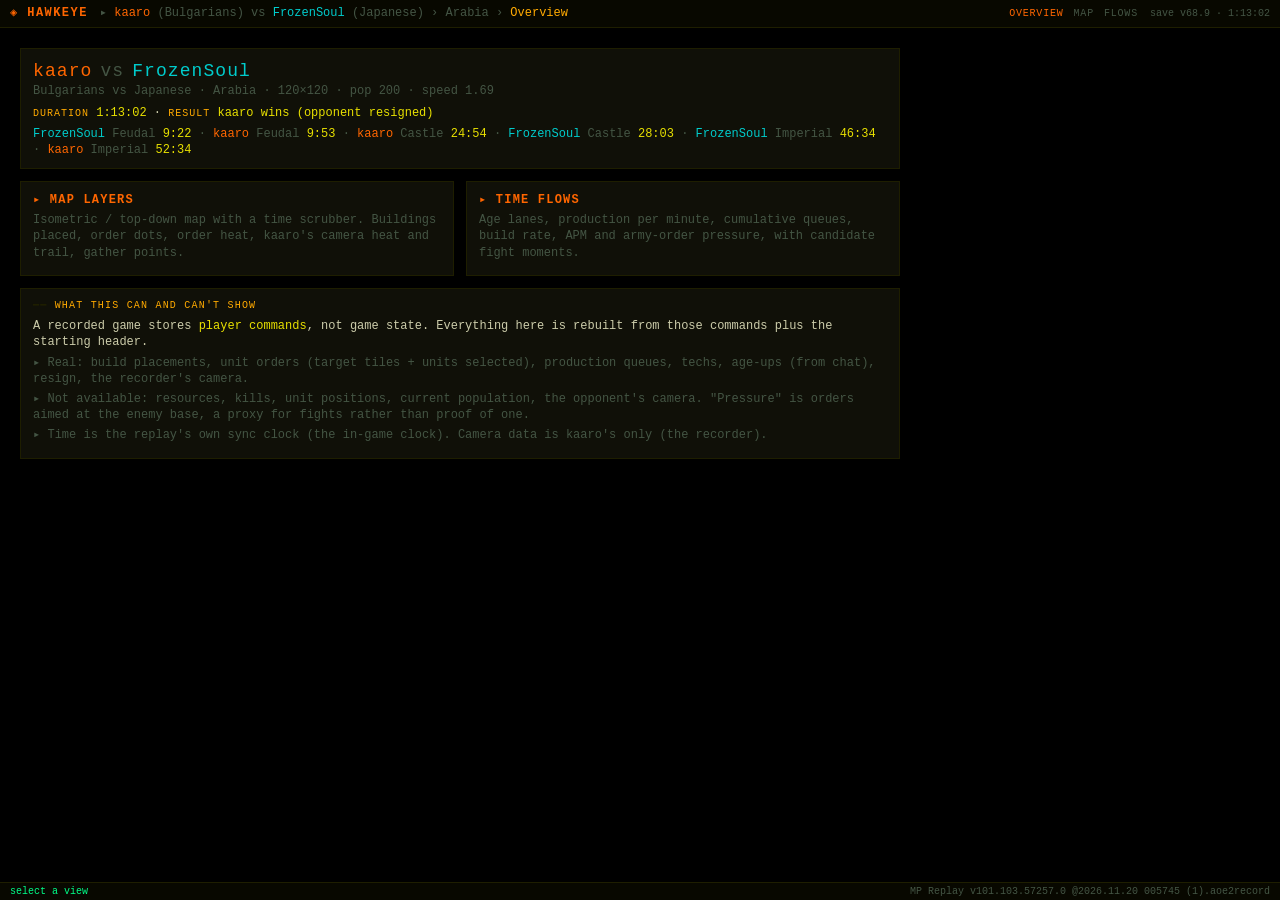
<file: index.html>
<!doctype html>
<html lang="en">
<head>
<meta charset="utf-8">
<meta name="viewport" content="width=device-width, initial-scale=1">
<title>Hawkeye — Overview</title>
<meta name="description" content="Hawkeye: a top-down, time-scrubbed review of an Age of Empires II DE recorded game, rebuilt from the replay's commands.">
<meta property="og:title" content="Hawkeye — AoE2 game review">
<meta property="og:description" content="Isometric map layers, time-flow charts and key moments from an AoE2 DE replay.">
<meta property="og:image" content="https://karx.github.io/aoe2-game-parser/docs/map.png">
<meta property="og:type" content="website">
<meta name="twitter:card" content="summary_large_image">
<link rel="stylesheet" href="assets/common.css">
<style>
  #shell { grid-template-rows: 28px 1fr 18px; }
  #wrap { overflow-y: auto; padding: 20px; max-width: 920px; }
  .card { border: 1px solid var(--border); background: var(--card); padding: 10px 12px; margin-bottom: 12px; }
  .big { font-size: 18px; letter-spacing: .06em; }
  .vs { color: var(--dim); padding: 0 8px; }
  .cols { display: grid; grid-template-columns: 1fr 1fr; gap: 12px; }
  .go { display: block; border: 1px solid var(--border); background: var(--card); padding: 10px 12px; }
  .go:hover { border-color: var(--orange); }
  .go b { color: var(--orange); letter-spacing: .1em; text-transform: uppercase; font-weight: 700; }
  p { margin: 4px 0; }
  @media (max-width: 640px) { .cols { grid-template-columns: 1fr; } }
</style>
</head>
<body>
<div id="shell">
  <header id="top"></header>
  <div id="wrap">
    <div class="card" id="match"></div>
    <div class="cols">
      <a class="go" href="map.html"><b>▸ Map layers</b><p class="dim">Isometric / top-down map with a time scrubber. Buildings placed, order dots, order heat, kaaro's camera heat and trail, gather points.</p></a>
      <a class="go" href="flows.html"><b>▸ Time flows</b><p class="dim">Age lanes, production per minute, cumulative queues, build rate, APM and army-order pressure, with candidate fight moments.</p></a>
    </div>
    <div class="card" style="margin-top:12px">
      <h2>What this can and can't show</h2>
      <p>A recorded game stores <span class="val">player commands</span>, not game state. Everything here is rebuilt from those commands plus the starting header.</p>
      <p class="dim">▸ Real: build placements, unit orders (target tiles + units selected), production queues, techs, age-ups (from chat), resign, the recorder's camera.</p>
      <p class="dim">▸ Not available: resources, kills, unit positions, current population, the opponent's camera. "Pressure" is orders aimed at the enemy base, a proxy for fights rather than proof of one.</p>
      <p class="dim">▸ Time is the replay's own sync clock (the in-game clock). Camera data is kaaro's only (the recorder).</p>
    </div>
  </div>
  <footer id="status"></footer>
</div>
<script src="data/match.js"></script>
<script src="assets/common.js"></script>
<script>
  const { M, PN, fmt, winner, tag } = K;
  K.chrome('Overview');
  const w = winner();
  document.getElementById('match').innerHTML =
    `<div class="big">${tag(1)}<span class="vs">vs</span>${tag(2)}</div>` +
    `<div class="dim">${PN[1].civ} vs ${PN[2].civ} · ${M.map.name} · ${M.dim}×${M.dim} · pop ${M.pop} · speed ${M.speed.toFixed(2)}</div>` +
    `<div style="margin-top:6px"><span class="lbl">duration</span> <span class="val">${fmt(M.duration)}</span> · <span class="lbl">result</span> <span class="val">${w ? K.pname(w) + ' wins (opponent resigned)' : 'unknown'}</span></div>` +
    `<div class="dim" style="margin-top:4px">` + M.ages.slice().sort((a, b) => a.t - b.t).map(a => `${tag(a.p)} ${a.age} <span class="val">${fmt(a.t)}</span>`).join(' · ') + `</div>`;
  K.boot(K.bootLines('overview'), () => K.status('select a view', M.file));
</script>
</body>
</html>
</file>
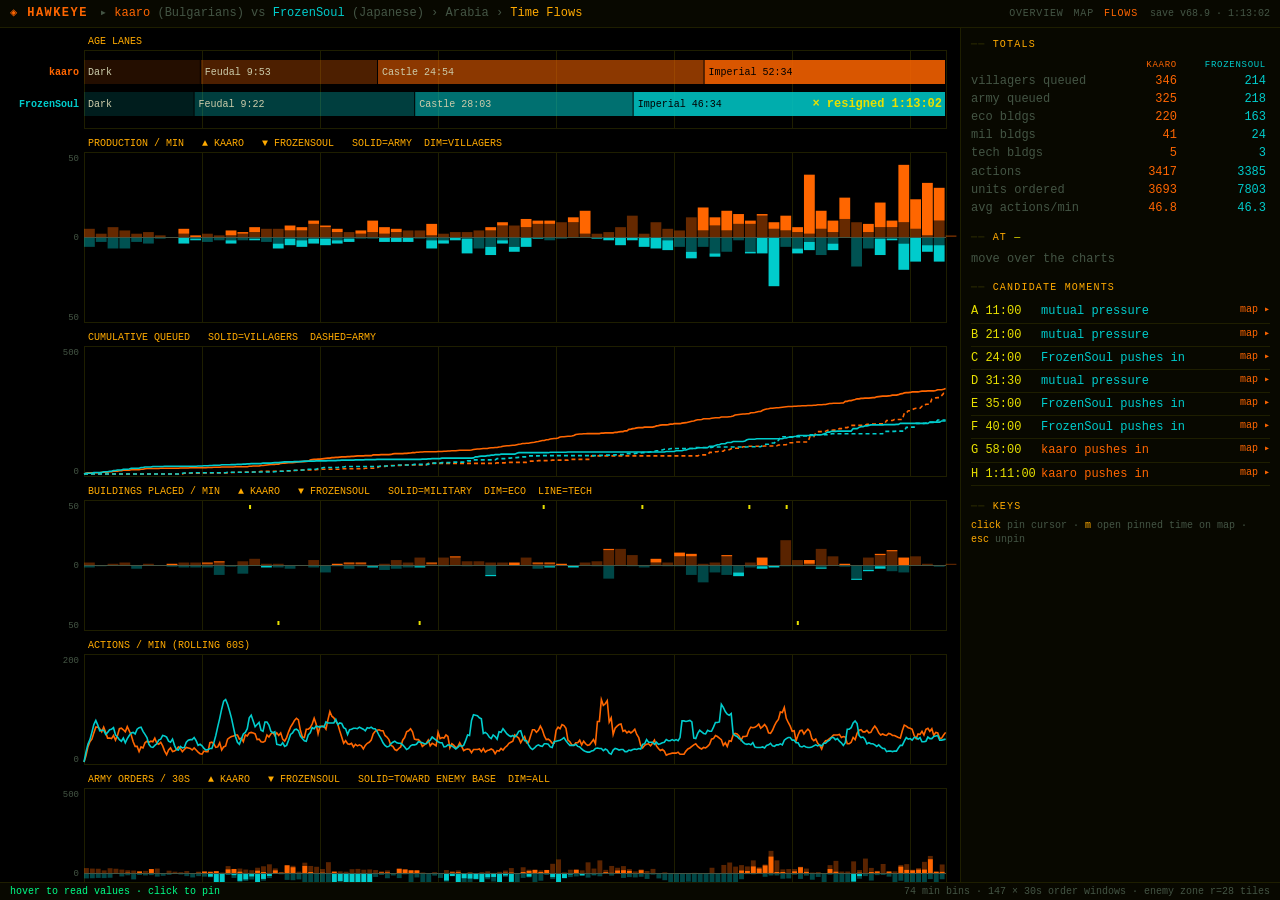
<file: flows.html>
<!doctype html>
<html lang="en">
<head>
<meta charset="utf-8">
<meta name="viewport" content="width=device-width, initial-scale=1">
<title>Hawkeye — Time Flows</title>
<link rel="stylesheet" href="assets/common.css">
<style>
  #shell { grid-template-rows: 28px 1fr 18px; }
  #main { display: grid; grid-template-columns: 1fr 320px; min-height: 0; }
  #chartwrap { position: relative; overflow-y: auto; min-height: 0; }
  #cv { display: block; width: 100%; }
  .mom { display: grid; grid-template-columns: 64px 1fr auto; gap: 6px; white-space: nowrap; padding: 3px 0; border-bottom: 1px solid var(--border); cursor: pointer; }
  .mom:hover { background: var(--card); }
  .mom .t { color: var(--yellow); }
  .link { font-size: 10px; }
</style>
</head>
<body>
<div id="shell">
  <header id="top"></header>
  <main id="main">
    <div id="chartwrap"><canvas id="cv"></canvas></div>
    <aside class="panel">
      <section><h2>Totals</h2><div id="totals"></div></section>
      <section><h2>At <span class="val" id="rdT">—</span> <span class="dim" id="pin"></span></h2><div id="readout" class="dim">move over the charts</div></section>
      <section><h2>Candidate moments</h2><div id="moments"></div></section>
      <section><h2>Keys</h2><div class="dim" style="font-size:10px"><kbd>click</kbd> pin cursor · <kbd>m</kbd> open pinned time on map · <kbd>esc</kbd> unpin</div></section>
    </aside>
  </main>
  <footer id="status"></footer>
</div>

<script src="data/match.js"></script>
<script src="assets/common.js"></script>
<script>
(() => {
  const { M, COL, PCOL, PN, byP, fmt, upper, ageAt, OPP, ORDER_KINDS } = K;
  K.chrome('Time Flows');
  const D = M.duration, BIN = 60000, NB = Math.ceil(D / BIN), B30 = 30000, N30 = Math.ceil(D / B30);
  const ZONE = 28;   // tiles: an order "toward the enemy" lands within this radius of the enemy start
  const start = p => PN[p].start;

  /* ---------- derive series ---------- */
  const Z = () => new Float32Array(NB), Z3 = () => new Float32Array(N30);
  const prod = { 1: { vil: Z(), mil: Z() }, 2: { vil: Z(), mil: Z() } };
  const bld = { 1: { eco: Z(), mil: Z(), tech: Z() }, 2: { eco: Z(), mil: Z(), tech: Z() } };
  const ord = { 1: Z3(), 2: Z3() }, prs = { 1: Z3(), 2: Z3() };
  const tot = { 1: { vil: 0, army: 0, eco: 0, mil: 0, tech: 0, acts: 0, orders: 0 }, 2: { vil: 0, army: 0, eco: 0, mil: 0, tech: 0, acts: 0, orders: 0 } };
  [1, 2].forEach(p => byP[p].forEach(e => {
    const b = Math.min(NB - 1, Math.floor(e.t / BIN)), b3 = Math.min(N30 - 1, Math.floor(e.t / B30));
    tot[p].acts++;
    if (e.k === 'DE_QUEUE') { if (e.c === 'vil') { prod[p].vil[b] += e.n; tot[p].vil += e.n; } else if (e.c === 'mil') { prod[p].mil[b] += e.n; tot[p].army += e.n; } }
    else if (e.k === 'BUILD') { const c = e.c === 'other' ? 'eco' : e.c; bld[p][c][b]++; tot[p][c]++; }
    else if (ORDER_KINDS.has(e.k) && e.x !== undefined) {
      const n = Math.min(e.n || 1, 40); ord[p][b3] += n; tot[p].orders += n;
      const s = start(OPP(p)); if (Math.hypot(e.x - s[0], e.y - s[1]) <= ZONE) prs[p][b3] += n;
    }
  }));
  // sampled series every 10s: rolling APM, cumulative villagers/army
  const STEP = 10000, NS = Math.floor(D / STEP) + 1;
  const apm = { 1: new Float32Array(NS), 2: new Float32Array(NS) };
  const cum = { 1: { vil: new Float32Array(NS), army: new Float32Array(NS) }, 2: { vil: new Float32Array(NS), army: new Float32Array(NS) } };
  [1, 2].forEach(p => {
    const e = byP[p]; let vi = 0, ar = 0, idx = 0;
    for (let i = 0; i < NS; i++) {
      const t = i * STEP, hi = upper(e, t, 't'), lo = upper(e, t - 60000, 't');
      apm[p][i] = hi - lo;
      for (; idx < hi; idx++) { if (e[idx].k === 'DE_QUEUE') { if (e[idx].c === 'vil') vi += e[idx].n; else if (e[idx].c === 'mil') ar += e[idx].n; } }
      cum[p].vil[i] = vi; cum[p].army[i] = ar;
    }
  });

  // candidate moments: strongest 30s windows of army activity, separated by >= 150s
  function moments() {
    const sc = [];
    for (let i = 0; i < N30; i++) sc.push({ i, t: i * B30, s: ord[1][i] + ord[2][i] + 2 * (prs[1][i] + prs[2][i]) });
    const out = [];
    sc.sort((a, b) => b.s - a.s).forEach(c => { if (c.s > 0 && out.length < 8 && out.every(o => Math.abs(o.t - c.t) >= 150000)) out.push(c); });
    return out.sort((a, b) => a.t - b.t).map(c => {
      const a = prs[1][c.i], b = prs[2][c.i];
      let label;
      if (a > 0 && b > 0) label = 'mutual pressure';
      else if (a > b) label = `${PN[1].name} pushes in`;
      else if (b > a) label = `${PN[2].name} pushes in`;
      else label = ord[1][c.i] >= ord[2][c.i] ? `${PN[1].name} army activity` : `${PN[2].name} army activity`;
      return { ...c, label, who: a > b ? 1 : b > a ? 2 : (ord[1][c.i] >= ord[2][c.i] ? 1 : 2) };
    });
  }
  const MOM = moments();

  /* ---------- canvas layout ---------- */
  const cv = document.getElementById('cv'), ctx = cv.getContext('2d');
  const PADL = 84, PADR = 14, GAP = 24;
  const SECS = [
    { id: 'age', title: 'Age lanes', h: 78 },
    { id: 'prod', title: 'Production / min   ▲ ' + PN[1].name + '   ▼ ' + PN[2].name + '   solid=army  dim=villagers', h: 170 },
    { id: 'cum', title: 'Cumulative queued   solid=villagers  dashed=army', h: 130 },
    { id: 'bld', title: 'Buildings placed / min   ▲ ' + PN[1].name + '   ▼ ' + PN[2].name + '   solid=military  dim=eco  line=tech', h: 130 },
    { id: 'apm', title: 'Actions / min (rolling 60s)', h: 110 },
    { id: 'army', title: 'Army orders / 30s   ▲ ' + PN[1].name + '   ▼ ' + PN[2].name + '   solid=toward enemy base  dim=all', h: 170 },
  ];
  let W = 0, H = 0, dpr = 1;
  const S = { cur: null, pin: null };
  const X = t => PADL + (t / D) * (W - PADL - PADR);
  const T = x => Math.max(0, Math.min(D, ((x - PADL) / (W - PADL - PADR)) * D));
  function tops() { let y = 22; return SECS.map(s => { const o = y; y += s.h + GAP; return o; }); }
  function layout() {
    dpr = window.devicePixelRatio || 1; W = document.getElementById('chartwrap').clientWidth;
    H = tops()[SECS.length - 1] + SECS[SECS.length - 1].h + 34;
    cv.width = Math.round(W * dpr); cv.height = Math.round(H * dpr); cv.style.height = H + 'px'; draw();
  }
  const font = (px, w) => `${w || 400} ${px}px "IBM Plex Mono","Courier New",monospace`;
  const niceMax = v => { if (v <= 0) return 1; const p = Math.pow(10, Math.floor(Math.log10(v))), n = v / p; return (n <= 1 ? 1 : n <= 2 ? 2 : n <= 5 ? 5 : 10) * p; };

  function frameSec(s, top) {
    ctx.strokeStyle = COL.border; ctx.lineWidth = 1; ctx.strokeRect(PADL + 0.5, top + 0.5, W - PADL - PADR, s.h);
    ctx.fillStyle = COL.amber; ctx.font = font(10); ctx.textAlign = 'left'; ctx.fillText(s.title.toUpperCase(), PADL + 4, top - 6);
    // vertical gridlines every 10 minutes
    ctx.strokeStyle = COL.border;
    for (let m = 10; m * 60000 < D; m += 10) { const x = Math.round(X(m * 60000)) + 0.5; ctx.beginPath(); ctx.moveTo(x, top); ctx.lineTo(x, top + s.h); ctx.stroke(); }
  }
  function yAxis(top, h, max, mirrored) {
    ctx.fillStyle = COL.dim; ctx.font = font(9); ctx.textAlign = 'right';
    if (mirrored) { ctx.fillText(String(max), PADL - 5, top + 9); ctx.fillText('0', PADL - 5, top + h / 2 + 3); ctx.fillText(String(max), PADL - 5, top + h - 2); }
    else { ctx.fillText(String(max), PADL - 5, top + 9); ctx.fillText('0', PADL - 5, top + h - 2); }
  }
  function barsMirror(top, h, series /* [{p, arr, binMs, alpha, stackOn?}] */, max, binMs) {
    const mid = top + h / 2, half = h / 2 - 3, bw = Math.max(1, (X(binMs) - X(0)) - 1);
    series.forEach(s => {
      ctx.fillStyle = PCOL[s.p]; ctx.globalAlpha = s.alpha;
      s.arr.forEach((v, i) => {
        if (!v) return; const base = s.base ? s.base[i] : 0, a = (base / max) * half, b = ((base + v) / max) * half, x = X(i * binMs);
        const y0 = s.p === 1 ? mid - a : mid + a, y1 = s.p === 1 ? mid - b : mid + b;
        ctx.fillRect(x, Math.min(y0, y1), bw, Math.abs(y1 - y0));
      });
    }); ctx.globalAlpha = 1;
    ctx.strokeStyle = COL.dim; ctx.beginPath(); ctx.moveTo(PADL, Math.round(mid) + 0.5); ctx.lineTo(W - PADR, Math.round(mid) + 0.5); ctx.stroke();
  }
  function line(top, h, arr, color, max, dash) {
    ctx.strokeStyle = color; ctx.lineWidth = 1.6; ctx.setLineDash(dash || []); ctx.beginPath();
    arr.forEach((v, i) => { const x = X(i * STEP), y = top + h - 2 - (v / max) * (h - 6); i ? ctx.lineTo(x, y) : ctx.moveTo(x, y); });
    ctx.stroke(); ctx.setLineDash([]);
  }

  function drawAge(top) {
    const s = SECS[0], laneH = 24;
    [1, 2].forEach((p, li) => {
      const y = top + 10 + li * (laneH + 8);
      const pts = [{ t: 0, a: 'Dark' }].concat(M.ages.filter(a => a.p === p).sort((a, b) => a.t - b.t).map(a => ({ t: a.t, a: a.age })));
      const alpha = { Dark: 0.14, Feudal: 0.3, Castle: 0.55, Imperial: 0.85 };
      pts.forEach((c, i) => {
        const t1 = i + 1 < pts.length ? pts[i + 1].t : D, x0 = X(c.t), x1 = X(t1);
        ctx.fillStyle = PCOL[p]; ctx.globalAlpha = alpha[c.a]; ctx.fillRect(x0, y, x1 - x0 - 1, laneH); ctx.globalAlpha = 1;
        ctx.fillStyle = c.a === 'Imperial' ? COL.bg : COL.text; ctx.font = font(10); ctx.textAlign = 'left';
        ctx.fillText(`${c.a}${c.t ? ' ' + fmt(c.t) : ''}`, x0 + 4, y + 15);
      });
      ctx.fillStyle = PCOL[p]; ctx.font = font(10, 700); ctx.textAlign = 'right'; ctx.fillText(PN[p].name.slice(0, 10), PADL - 5, y + 15);
      const r = K.resignOf(p); if (r) { ctx.fillStyle = COL.yellow; ctx.font = font(12, 700); ctx.textAlign = 'right'; ctx.fillText('× resigned ' + fmt(r.t), X(r.t) - 4, y + 15); }
    });
  }
  function drawProd(top, h) {
    const max = niceMax(Math.max(...prod[1].vil.map((v, i) => v + prod[1].mil[i]), ...prod[2].vil.map((v, i) => v + prod[2].mil[i])));
    yAxis(top, h, max, true);
    barsMirror(top, h, [
      { p: 1, arr: prod[1].vil, alpha: 0.4 }, { p: 1, arr: prod[1].mil, alpha: 1, base: prod[1].vil },
      { p: 2, arr: prod[2].vil, alpha: 0.4 }, { p: 2, arr: prod[2].mil, alpha: 1, base: prod[2].vil },
    ], max, BIN);
  }
  function drawCum(top, h) {
    const max = niceMax(Math.max(cum[1].vil.at(-1), cum[2].vil.at(-1), cum[1].army.at(-1), cum[2].army.at(-1)));
    yAxis(top, h, max, false);
    [1, 2].forEach(p => { line(top, h, cum[p].vil, PCOL[p], max); line(top, h, cum[p].army, PCOL[p], max, [4, 3]); });
  }
  function drawBld(top, h) {
    const tt = p => bld[p].eco.map((v, i) => v + bld[p].mil[i] + bld[p].tech[i]);
    const max = niceMax(Math.max(...tt(1), ...tt(2)));
    yAxis(top, h, max, true);
    barsMirror(top, h, [
      { p: 1, arr: bld[1].eco, alpha: 0.35 }, { p: 1, arr: bld[1].mil, alpha: 1, base: bld[1].eco },
      { p: 2, arr: bld[2].eco, alpha: 0.35 }, { p: 2, arr: bld[2].mil, alpha: 1, base: bld[2].eco },
    ], max, BIN);
    // tech/TC placements as small ticks on the baseline
    [1, 2].forEach(p => { ctx.fillStyle = COL.yellow; byP[p].forEach(e => { if (e.k === 'BUILD' && e.c === 'tech') { const x = X(e.t), mid = top + h / 2, d = p === 1 ? -1 : 1; ctx.fillRect(x - 1, mid + d * (h / 2 - 7) - 2, 2, 4); } }); });
  }
  function drawApm(top, h) {
    const max = niceMax(Math.max(...apm[1], ...apm[2])); yAxis(top, h, max, false);
    [1, 2].forEach(p => line(top, h, apm[p], PCOL[p], max));
  }
  function drawArmy(top, h) {
    const max = niceMax(Math.max(...ord[1], ...ord[2])); yAxis(top, h, max, true);
    barsMirror(top, h, [{ p: 1, arr: ord[1], alpha: 0.35 }, { p: 1, arr: prs[1], alpha: 1 }, { p: 2, arr: ord[2], alpha: 0.35 }, { p: 2, arr: prs[2], alpha: 1 }], max, B30);
    MOM.forEach((m, i) => { ctx.fillStyle = COL.yellow; ctx.font = font(9, 700); ctx.textAlign = 'center'; ctx.fillText(String.fromCharCode(65 + i), X(m.t + B30 / 2), top + h + 11); });
  }

  function draw() {
    ctx.setTransform(dpr, 0, 0, dpr, 0, 0); ctx.clearRect(0, 0, W, H);
    const tp = tops(), fns = [drawAge, drawProd, drawCum, drawBld, drawApm, drawArmy];
    SECS.forEach((s, i) => { frameSec(s, tp[i]); fns[i](tp[i], s.h); });
    // time axis
    const ya = tp[SECS.length - 1] + SECS[SECS.length - 1].h + 24;
    ctx.fillStyle = COL.dim; ctx.font = font(9); ctx.textAlign = 'center';
    for (let m = 0; m * 60000 <= D; m += 10) ctx.fillText(m + 'm', X(m * 60000), ya);
    // cursor
    const t = S.pin !== null ? S.pin : S.cur;
    if (t !== null) {
      const x = Math.round(X(t)) + 0.5; ctx.strokeStyle = COL.yellow; ctx.lineWidth = 1; ctx.beginPath(); ctx.moveTo(x, 4); ctx.lineTo(x, ya - 14); ctx.stroke();
      ctx.fillStyle = COL.yellow; ctx.font = font(10, 700); ctx.textAlign = x > W - 60 ? 'right' : 'left'; ctx.fillText(fmt(t), x + (x > W - 60 ? -4 : 4), 14);
    }
  }

  /* ---------- panel ---------- */
  function totals() {
    const r = p => `<td class="r ${K.PCLS[p]}">`;
    const rows = [['villagers queued', 'vil'], ['army queued', 'army'], ['eco bldgs', 'eco'], ['mil bldgs', 'mil'], ['tech bldgs', 'tech'], ['actions', 'acts'], ['units ordered', 'orders']];
    document.getElementById('totals').innerHTML = `<table><tr><th></th><th class="r p1">${PN[1].name}</th><th class="r p2">${PN[2].name}</th></tr>` +
      rows.map(([l, k]) => `<tr><td class="dim">${l}</td>${r(1)}${tot[1][k]}</td>${r(2)}${tot[2][k]}</td></tr>`).join('') +
      `<tr><td class="dim">avg actions/min</td>${r(1)}${(tot[1].acts / (D / 60000)).toFixed(1)}</td>${r(2)}${(tot[2].acts / (D / 60000)).toFixed(1)}</td></tr></table>`;
  }
  function readout() {
    const t = S.pin !== null ? S.pin : S.cur;
    document.getElementById('rdT').textContent = t === null ? '—' : fmt(t);
    document.getElementById('pin').textContent = S.pin !== null ? '[pinned]' : '';
    if (t === null) return;
    const b = Math.min(NB - 1, Math.floor(t / BIN)), b3 = Math.min(N30 - 1, Math.floor(t / B30)), si = Math.min(NS - 1, Math.floor(t / STEP));
    const cell = (p, v) => `<td class="r ${K.PCLS[p]}">${v}</td>`;
    const rows = [
      ['age', p => ageAt(p, t)], ['vill queued (min)', p => prod[p].vil[b]], ['army queued (min)', p => prod[p].mil[b]],
      ['bldgs placed (min)', p => bld[p].eco[b] + bld[p].mil[b] + bld[p].tech[b]], ['cum villagers', p => cum[p].vil[si]],
      ['cum army', p => cum[p].army[si]], ['actions/min', p => apm[p][si]], ['units ordered (30s)', p => ord[p][b3]], ['toward enemy (30s)', p => prs[p][b3]],
    ];
    document.getElementById('readout').innerHTML = `<table>${rows.map(([l, f]) => `<tr><td class="dim">${l}</td>${cell(1, f(1))}${cell(2, f(2))}</tr>`).join('')}</table>` +
      `<div style="margin-top:6px"><a class="link" href="map.html#t=${Math.floor(t / 1000)}">[ open ${fmt(t)} on map ▸ ]</a></div>`;
  }
  function momentsUI() {
    const el = document.getElementById('moments');
    el.innerHTML = MOM.map((m, i) => `<div class="mom" data-t="${m.t}"><span class="t">${String.fromCharCode(65 + i)} ${fmt(m.t)}</span><span class="${K.PCLS[m.who]}">${m.label}</span><a class="link" href="map.html#t=${Math.floor(m.t / 1000)}">map ▸</a></div>`).join('') ||
      '<div class="dim">no army activity found</div>';
    el.querySelectorAll('.mom').forEach(d => d.addEventListener('click', ev => { if (ev.target.tagName === 'A') return; S.pin = +d.dataset.t + B30 / 2; draw(); readout(); }));
  }

  cv.addEventListener('mousemove', e => { const r = cv.getBoundingClientRect(); S.cur = T(e.clientX - r.left); if (S.pin === null) { draw(); readout(); } });
  cv.addEventListener('mouseleave', () => { S.cur = null; if (S.pin === null) { draw(); readout(); } });
  cv.addEventListener('click', e => { const r = cv.getBoundingClientRect(); S.pin = S.pin === null ? T(e.clientX - r.left) : null; draw(); readout(); });
  window.addEventListener('keydown', e => {
    if (e.key === 'Escape') { S.pin = null; draw(); readout(); }
    else if (e.key === 'm') { const t = S.pin !== null ? S.pin : S.cur; if (t !== null) location.href = `map.html#t=${Math.floor(t / 1000)}`; }
  });
  window.addEventListener('resize', layout);

  K.boot(K.bootLines('time flows'), () => {
    layout(); totals(); momentsUI(); readout();
    K.status('hover to read values · click to pin', `${NB} min bins · ${N30} × 30s order windows · enemy zone r=${ZONE} tiles`);
  });
})();
</script>
</body>
</html>
</file>
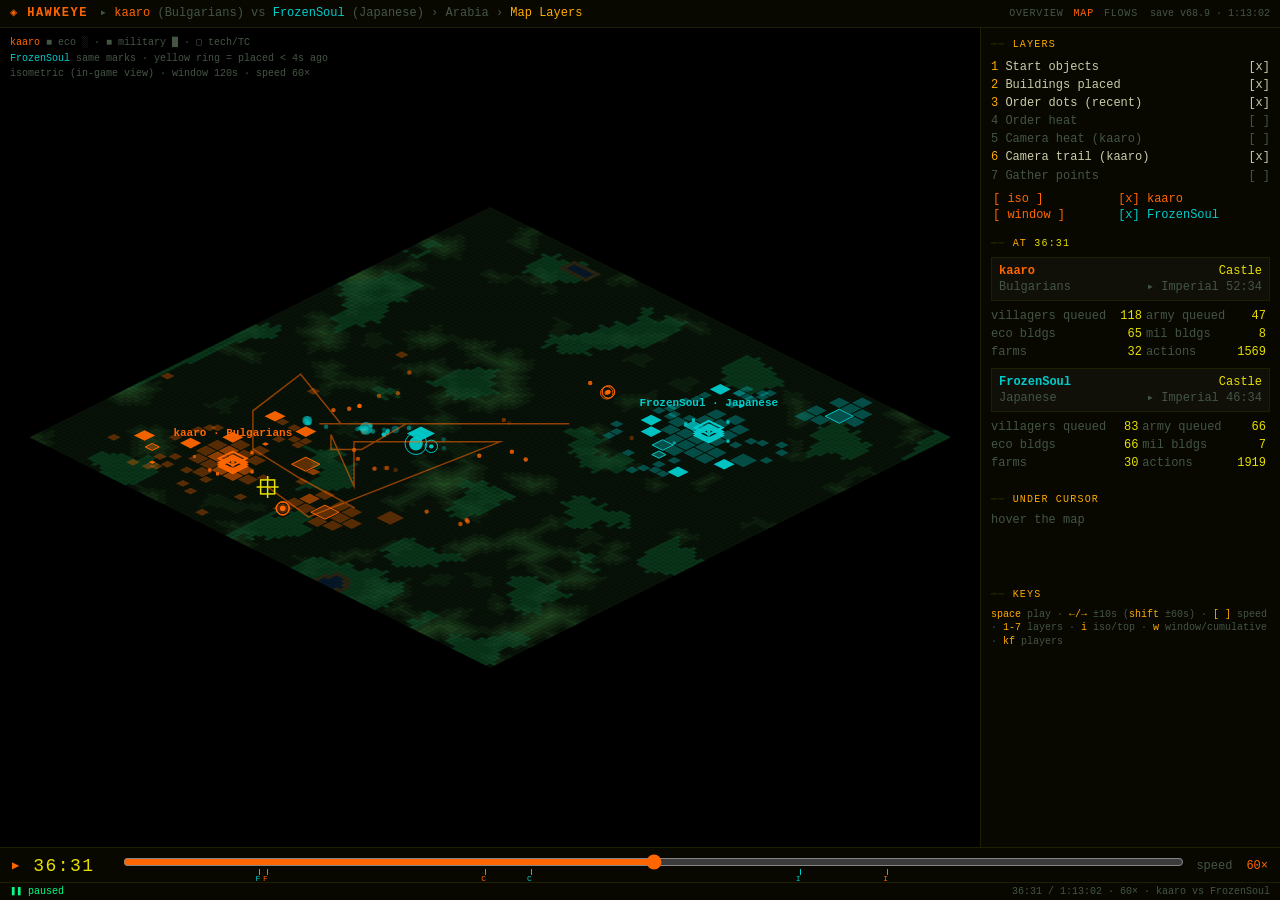
<file: map.html>
<!doctype html>
<html lang="en">
<head>
<meta charset="utf-8">
<meta name="viewport" content="width=device-width, initial-scale=1">
<title>Hawkeye — Map Layers</title>
<link rel="stylesheet" href="assets/common.css">
<style>
  #main { display: grid; grid-template-columns: 1fr 300px; min-height: 0; }
  #stage { position: relative; min-height: 0; overflow: hidden; }
  #cv { position: absolute; inset: 0; width: 100%; height: 100%; display: block; }
  #legend { position: absolute; left: 10px; top: 8px; pointer-events: none; font-size: 10px; color: var(--dim); }
  #legend div { margin-bottom: 2px; }
  #scrub { border-top: 1px solid var(--border); background: var(--panel); padding: 6px 10px 4px; }
  #scrub .ctl { display: flex; align-items: center; gap: 12px; }
  #scrub .clock { font-size: 18px; color: var(--yellow); letter-spacing: .08em; min-width: 78px; }
  #track { position: relative; flex: 1; height: 22px; }
  #track input { position: absolute; left: 0; right: 0; top: 0; width: 100%; margin: 0; height: 14px; }
  #track .tick { position: absolute; top: 14px; width: 1px; height: 6px; }
  #track .tick span { position: absolute; top: 5px; left: -4px; font-size: 8px; }
  .layer { display: flex; justify-content: space-between; cursor: pointer; padding: 1px 0; }
  .layer .k { color: var(--amber); }
  .layer.off { color: var(--dim); }
  .layer.off .k { color: var(--dim); }
  .who { display: flex; justify-content: space-between; border: 1px solid var(--border); background: var(--card); padding: 5px 7px; margin-bottom: 6px; }
  .grid2 { display: grid; grid-template-columns: 1fr 1fr; gap: 6px; }
  #hover { min-height: 62px; }
</style>
</head>
<body>
<div id="shell">
  <header id="top"></header>
  <main id="main">
    <div id="stage">
      <canvas id="cv"></canvas>
      <div id="legend"></div>
    </div>
    <aside class="panel" id="panel">
      <section>
        <h2>Layers</h2>
        <div id="layers"></div>
        <div class="row" style="margin-top:6px">
          <span><button id="bProj">[ iso ]</button> <button id="bMode">[ window ]</button></span>
          <span><button id="bP1"></button> <button id="bP2"></button></span>
        </div>
      </section>
      <section>
        <h2>At <span class="val" id="rdT">0:00</span></h2>
        <div id="readout"></div>
      </section>
      <section>
        <h2>Under cursor</h2>
        <div id="hover" class="dim">hover the map</div>
      </section>
      <section>
        <h2>Keys</h2>
        <div class="dim" style="font-size:10px"><kbd>space</kbd> play · <kbd>←/→</kbd> ±10s (<kbd>shift</kbd> ±60s) · <kbd>[ ]</kbd> speed · <kbd>1-7</kbd> layers · <kbd>i</kbd> iso/top · <kbd>w</kbd> window/cumulative · <kbd>k</kbd><kbd>f</kbd> players</div>
      </section>
    </aside>
  </main>
  <div id="scrub">
    <div class="ctl">
      <button id="bPlay">▶</button>
      <span class="clock" id="clock">0:00</span>
      <div id="track"><input id="rng" type="range" min="0" value="0" step="1000"></div>
      <span class="dim">speed</span><button id="bSpeed">60×</button>
    </div>
  </div>
  <footer id="status"></footer>
</div>

<script src="data/match.js"></script>
<script src="assets/common.js"></script>
<script>
(() => {
  const { M, COL, PCOL, PN, ME, byP, fmt, upper, ageAt, nextAge, resignOf, winner, tag, ORDER_KINDS, bsize } = K;
  const DIM = M.dim;
  const cv = document.getElementById('cv'), ctx = cv.getContext('2d');
  const SPEEDS = [1, 8, 30, 60, 120, 300];
  const LAYERS = [
    { id: 'start', name: 'Start objects', on: true },
    { id: 'build', name: 'Buildings placed', on: true },
    { id: 'dots', name: 'Order dots (recent)', on: true },
    { id: 'oheat', name: 'Order heat', on: false },
    { id: 'cheat', name: 'Camera heat (kaaro)', on: false },
    { id: 'ctrail', name: 'Camera trail (kaaro)', on: true },
    { id: 'gather', name: 'Gather points', on: false },
  ];
  const S = { t: 0, playing: false, si: 3, iso: true, win: true, winMs: 120000, show: { 1: true, 2: true }, hover: null };
  const L = {}; LAYERS.forEach(l => { L[l.id] = l.on; });

  K.chrome('Map Layers');
  document.getElementById('rng').max = M.duration;

  /* ---------- projection (affine tile -> screen) ---------- */
  let W = 0, H = 0, dpr = 1, A = null;
  function layout() {
    const r = cv.parentElement.getBoundingClientRect();
    dpr = window.devicePixelRatio || 1; W = r.width; H = r.height;
    cv.width = Math.round(W * dpr); cv.height = Math.round(H * dpr);
    if (S.iso) {
      // In-game DE view: tile (0,0) is the LEFT corner. x runs up-right, y runs down-right.
      // screen_x ∝ x + y, screen_y ∝ y − x  (verified against a live-game frame: kaaro lower-left, opponent right).
      const s = Math.min(W / (2 * DIM), H / DIM) * 0.94;
      A = { a: s, b: -s / 2, c: s, d: s / 2, e: (W - 2 * DIM * s) / 2, f: H / 2, s };
    } else {
      const s = Math.min(W, H) / DIM * 0.94;
      A = { a: s, b: 0, c: 0, d: s, e: (W - DIM * s) / 2, f: (H - DIM * s) / 2, s };
    }
    terrainCache = null;
  }
  const P = (x, y) => [A.a * x + A.c * y + A.e, A.b * x + A.d * y + A.f];
  function unP(sx, sy) {
    const det = A.a * A.d - A.b * A.c, X = sx - A.e, Y = sy - A.f;
    return [(X * A.d - A.c * Y) / det, (A.a * Y - A.b * X) / det];
  }
  function quad(cx, cy, size) {           // tile-aligned square centred on (cx,cy)
    const h = size / 2, p = [P(cx - h, cy - h), P(cx + h, cy - h), P(cx + h, cy + h), P(cx - h, cy + h)];
    ctx.beginPath(); ctx.moveTo(p[0][0], p[0][1]);
    for (let i = 1; i < 4; i++) ctx.lineTo(p[i][0], p[i][1]);
    ctx.closePath();
  }

  /* ---------- terrain ---------- */
  let terrainCache = null;
  const hex = n => Math.max(0, Math.min(255, Math.round(n))).toString(16).padStart(2, '0');
  const rgb = (r, g, b) => '#' + hex(r) + hex(g) + hex(b);
  function tileColor(c, el) {
    switch (c) {
      case 1: return rgb(10 + el * 3, 52 + el * 5, 26 + el * 3);      // forest
      case 2: return rgb(6, 24, 40);                                    // water
      case 3: return rgb(40, 36, 18);                                   // beach / shallows
      case 4: return rgb(24 + el * 4, 24 + el * 4, 22 + el * 4);        // other
      default: return rgb(8 + el * 5, 18 + el * 11, 8 + el * 5);        // grass, shaded by elevation
    }
  }
  function terrainLayer() {
    if (terrainCache) return terrainCache;
    const oc = document.createElement('canvas'); oc.width = cv.width; oc.height = cv.height;
    const o = oc.getContext('2d');
    o.setTransform(dpr * A.a, dpr * A.b, dpr * A.c, dpr * A.d, dpr * A.e, dpr * A.f);
    for (let y = 0; y < DIM; y++) for (let x = 0; x < DIM; x++) {
      const i = y * DIM + x; o.fillStyle = tileColor(M.terrain[i], M.elev[i]); o.fillRect(x, y, 1.05, 1.05);
    }
    return (terrainCache = oc);
  }

  /* ---------- data slices ---------- */
  const ordersP = { 1: [], 2: [] }, gatherP = { 1: [], 2: [] }, buildsP = { 1: [], 2: [] };
  [1, 2].forEach(p => byP[p].forEach(e => {
    if (e.x === undefined) return;
    if (e.k === 'BUILD') buildsP[p].push(e);
    else if (e.k === 'GATHER_POINT') gatherP[p].push(e);
    else if (ORDER_KINDS.has(e.k)) ordersP[p].push(e);
  }));
  const view = M.view;

  function range(arr, t) {            // events inside the active time window [lo, t]
    const hi = upper(arr, t, 't'), lo = S.win ? upper(arr, t - S.winMs, 't') : 0;
    return [lo, hi];
  }

  /* ---------- drawing ---------- */
  function heat(grid, color, max) {
    ctx.fillStyle = color;
    for (let i = 0; i < grid.length; i++) {
      const v = grid[i]; if (!v) continue;
      ctx.globalAlpha = Math.min(0.85, 0.12 + 0.75 * Math.sqrt(v / max));
      quad((i % DIM) + 0.5, Math.floor(i / DIM) + 0.5, 1.02); ctx.fill();
    }
    ctx.globalAlpha = 1;
  }
  function orderHeat() {
    const g = { 1: new Float32Array(DIM * DIM), 2: new Float32Array(DIM * DIM) }; let max = 1;
    [1, 2].forEach(p => {
      if (!S.show[p]) return;
      const [lo, hi] = range(ordersP[p], S.t);
      for (let i = lo; i < hi; i++) {
        const e = ordersP[p][i], x = Math.floor(e.x), y = Math.floor(e.y);
        if (x < 0 || y < 0 || x >= DIM || y >= DIM) continue;
        const v = (g[p][y * DIM + x] += Math.min(e.n || 1, 12)); if (v > max) max = v;
      }
    });
    [1, 2].forEach(p => S.show[p] && heat(g[p], PCOL[p], max));
  }
  function cameraHeat() {
    if (!S.show[ME]) return;
    const g = new Float32Array(DIM * DIM); let max = 1;
    const vi =(() => { let lo = 0, h = view.length; while (lo < h) { const m = (lo + h) >> 1; if (view[m][0] <= S.t) lo = m + 1; else h = m; } return lo; })();
    const vlo = S.win ? (() => { let lo = 0, h = view.length; while (lo < h) { const m = (lo + h) >> 1; if (view[m][0] <= S.t - S.winMs) lo = m + 1; else h = m; } return lo; })() : 0;
    for (let i = vlo; i < vi; i++) {
      const next = i + 1 < view.length ? view[i + 1][0] : view[i][0];
      const w = Math.min(next - view[i][0], 8000) / 1000 + 0.2, cx = Math.floor(view[i][1]), cy = Math.floor(view[i][2]);
      for (let dx = -1; dx <= 1; dx++) for (let dy = -1; dy <= 1; dy++) {
        const x = cx + dx, y = cy + dy; if (x < 0 || y < 0 || x >= DIM || y >= DIM) continue;
        const v = (g[y * DIM + x] += w / (1 + Math.abs(dx) + Math.abs(dy))); if (v > max) max = v;
      }
    }
    heat(g, COL.orange, max);
  }
  function cameraTrail() {
    if (!S.show[ME]) return;
    let hi = 0, h = view.length, lo = 0;
    while (lo < h) { const m = (lo + h) >> 1; if (view[m][0] <= S.t) lo = m + 1; else h = m; }
    hi = lo; if (!hi) return;
    let s = hi - 1; while (s > 0 && view[s][0] > S.t - 90000) s--;
    ctx.strokeStyle = COL.orange; ctx.lineWidth = 1.5; ctx.globalAlpha = 0.55; ctx.beginPath();
    for (let i = s; i < hi; i++) { const [x, y] = P(view[i][1], view[i][2]); i === s ? ctx.moveTo(x, y) : ctx.lineTo(x, y); }
    ctx.stroke(); ctx.globalAlpha = 1;
    const [cx, cy] = P(view[hi - 1][1], view[hi - 1][2]);
    ctx.strokeStyle = COL.yellow; ctx.lineWidth = 1.5; ctx.strokeRect(cx - 7, cy - 7, 14, 14);
    ctx.beginPath(); ctx.moveTo(cx - 11, cy); ctx.lineTo(cx + 11, cy); ctx.moveTo(cx, cy - 11); ctx.lineTo(cx, cy + 11); ctx.stroke();
  }
  function orderDots() {
    const FADE = 45000;
    [1, 2].forEach(p => {
      if (!S.show[p]) return;
      const arr = ordersP[p], hi = upper(arr, S.t, 't'), lo = upper(arr, S.t - FADE, 't');
      ctx.fillStyle = PCOL[p]; ctx.strokeStyle = PCOL[p];
      for (let i = lo; i < hi; i++) {
        const e = arr[i], age = (S.t - e.t) / FADE, [x, y] = P(e.x, e.y), r = 2 + Math.min(e.n || 1, 24) * 0.22;
        ctx.globalAlpha = 1 - age; ctx.beginPath(); ctx.arc(x, y, r, 0, 6.2832); ctx.fill();
        if (age < 0.15) { ctx.lineWidth = 1; ctx.beginPath(); ctx.arc(x, y, r + 4, 0, 6.2832); ctx.stroke(); }
      }
    });
    ctx.globalAlpha = 1;
  }
  function gatherPts() {
    [1, 2].forEach(p => {
      if (!S.show[p]) return;
      const [lo, hi] = range(gatherP[p], S.t); ctx.strokeStyle = PCOL[p]; ctx.lineWidth = 1; ctx.globalAlpha = 0.8;
      for (let i = lo; i < hi; i++) { const [x, y] = P(gatherP[p][i].x, gatherP[p][i].y); ctx.beginPath(); ctx.moveTo(x - 3, y - 3); ctx.lineTo(x + 3, y + 3); ctx.moveTo(x + 3, y - 3); ctx.lineTo(x - 3, y + 3); ctx.stroke(); }
    });
    ctx.globalAlpha = 1;
  }
  function buildings() {
    [1, 2].forEach(p => {
      if (!S.show[p]) return;
      const arr = buildsP[p], hi = upper(arr, S.t, 't');
      for (let i = 0; i < hi; i++) {
        const e = arr[i], sz = bsize(e.name), recent = S.t - e.t < 4000;
        ctx.fillStyle = PCOL[p]; ctx.strokeStyle = PCOL[p]; ctx.lineWidth = 1;
        if (e.c === 'mil') { ctx.globalAlpha = 0.95; quad(e.x, e.y, sz * 0.92); ctx.fill(); }
        else if (e.c === 'tech' || e.name === 'Town Center') { ctx.globalAlpha = 1; quad(e.x, e.y, sz * 0.92); ctx.stroke(); ctx.globalAlpha = 0.35; ctx.fill(); }
        else { ctx.globalAlpha = 0.32; quad(e.x, e.y, sz * 0.9); ctx.fill(); }
        if (recent) { ctx.globalAlpha = 1; ctx.strokeStyle = COL.yellow; quad(e.x, e.y, sz * 1.5); ctx.stroke(); }
      }
    });
    ctx.globalAlpha = 1;
  }
  function starts() {
    M.players.forEach(pl => {
      if (!S.show[pl.n]) return;
      ctx.fillStyle = PCOL[pl.n]; ctx.strokeStyle = PCOL[pl.n];
      pl.objects.forEach(o => {
        const [x, y] = P(o.x, o.y);
        if (o.name === 'Town Center') { ctx.globalAlpha = 1; ctx.lineWidth = 2; quad(o.x, o.y, 3.6); ctx.stroke(); }
        else { ctx.globalAlpha = 0.7; ctx.fillRect(x - 1.5, y - 1.5, 3, 3); }
      });
      const [sx, sy] = P(pl.start[0], pl.start[1]);
      ctx.globalAlpha = 1; ctx.font = '700 11px "IBM Plex Mono","Courier New",monospace'; ctx.textAlign = 'center';
      ctx.fillText(`${pl.name} · ${pl.civ}`, sx, sy - 26);
    });
    ctx.globalAlpha = 1;
  }

  function draw() {
    ctx.setTransform(1, 0, 0, 1, 0, 0); ctx.clearRect(0, 0, cv.width, cv.height);
    ctx.drawImage(terrainLayer(), 0, 0);
    ctx.setTransform(dpr, 0, 0, dpr, 0, 0);
    if (L.cheat) cameraHeat();
    if (L.oheat) orderHeat();
    if (L.gather) gatherPts();
    if (L.build) buildings();
    if (L.start) starts();
    if (L.dots) orderDots();
    if (L.ctrail) cameraTrail();
    const r = resignOf(2) || M.resign[0];
    if (r && S.t >= r.t) {
      ctx.fillStyle = COL.yellow; ctx.font = '700 14px "IBM Plex Mono","Courier New",monospace'; ctx.textAlign = 'center';
      ctx.fillText(`× ${K.pname(r.p)} resigned · ${K.pname(winner())} wins`, W / 2, H - 14);
    }
  }

  /* ---------- panel / readout ---------- */
  function stats(p, t) {
    const e = byP[p], hi = upper(e, t, 't'), s = { eco: 0, mil: 0, tech: 0, farms: 0, vil: 0, army: 0, orders: 0, acts: hi };
    for (let i = 0; i < hi; i++) {
      const x = e[i];
      if (x.k === 'BUILD') { if (x.c === 'eco') s.eco++; else if (x.c === 'mil') s.mil++; else if (x.c === 'tech') s.tech++; if (x.name === 'Farm') s.farms++; }
      else if (x.k === 'DE_QUEUE') { if (x.c === 'vil') s.vil += x.n; else if (x.c === 'mil') s.army += x.n; }
    }
    return s;
  }
  function readout() {
    document.getElementById('rdT').textContent = fmt(S.t);
    let h = '';
    [1, 2].forEach(p => {
      const s = stats(p, S.t), na = nextAge(p, S.t);
      h += `<div class="who"><div><div class="${K.PCLS[p]}"><b>${K.pname(p)}</b></div><div class="dim">${PN[p].civ}</div></div>` +
        `<div style="text-align:right"><div class="val">${ageAt(p, S.t)}</div><div class="dim">${na ? '▸ ' + na.age + ' ' + fmt(na.t) : 'max age'}</div></div></div>` +
        `<table><tr><td class="dim">villagers queued</td><td class="r val">${s.vil}</td><td class="dim">army queued</td><td class="r val">${s.army}</td></tr>` +
        `<tr><td class="dim">eco bldgs</td><td class="r val">${s.eco}</td><td class="dim">mil bldgs</td><td class="r val">${s.mil}</td></tr>` +
        `<tr><td class="dim">farms</td><td class="r val">${s.farms}</td><td class="dim">actions</td><td class="r val">${s.acts}</td></tr></table><div style="height:6px"></div>`;
    });
    document.getElementById('readout').innerHTML = h;
  }
  function hoverInfo() {
    const el = document.getElementById('hover');
    if (!S.hover) { el.innerHTML = '<span class="dim">hover the map</span>'; return; }
    const [x, y] = S.hover;
    if (x < 0 || y < 0 || x >= DIM || y >= DIM) { el.innerHTML = '<span class="dim">off map</span>'; return; }
    const i = Math.floor(y) * DIM + Math.floor(x), cls = ['grass', 'forest', 'water', 'beach', 'other'][M.terrain[i]];
    let best = null, bd = 3.2;
    [1, 2].forEach(p => buildsP[p].forEach(e => { if (e.t > S.t) return; const d = Math.hypot(e.x - x, e.y - y); if (d < bd) { bd = d; best = e; } }));
    el.innerHTML = `<div><span class="lbl">tile</span> <span class="val">${Math.floor(x)},${Math.floor(y)}</span> <span class="dim">· ${cls} · elev ${M.elev[i]}</span></div>` +
      (best ? `<div><span class="lbl">nearest</span> ${tag(best.p)} <span class="val">${best.name}</span> <span class="dim">@ ${fmt(best.t)}</span></div>` : '<div class="dim">no building nearby</div>');
  }
  function legend() {
    document.getElementById('legend').innerHTML =
      `<div>${tag(1)} ■ eco ░ · ■ military █ · ▢ tech/TC</div><div>${tag(2)} same marks · yellow ring = placed &lt; 4s ago</div>` +
      `<div>${S.iso ? 'isometric (in-game view)' : 'top-down'} · ${S.win ? 'window ' + (S.winMs / 1000) + 's' : 'cumulative'} · speed ${SPEEDS[S.si]}×</div>`;
  }
  function layersUI() {
    const box = document.getElementById('layers'); box.innerHTML = '';
    LAYERS.forEach((l, i) => {
      const d = document.createElement('div'); d.className = 'layer' + (L[l.id] ? '' : ' off');
      d.innerHTML = `<span><span class="k">${i + 1}</span> ${l.name}</span><span>${L[l.id] ? '[x]' : '[ ]'}</span>`;
      d.onclick = () => { L[l.id] = !L[l.id]; layersUI(); };
      box.appendChild(d);
    });
    document.getElementById('bProj').textContent = S.iso ? '[ iso ]' : '[ top ]';
    document.getElementById('bMode').textContent = S.win ? '[ window ]' : '[ cumulative ]';
    [1, 2].forEach(p => { const b = document.getElementById('bP' + p); b.textContent = (S.show[p] ? '[x] ' : '[ ] ') + K.pname(p); b.style.color = S.show[p] ? PCOL[p] : COL.dim; });
    legend();
  }

  /* ---------- time ---------- */
  const rng = document.getElementById('rng');
  function setT(t) { S.t = Math.max(0, Math.min(M.duration, t)); rng.value = S.t; }
  let last = 0;
  function frame(ts) {
    const dt = last ? ts - last : 0; last = ts;
    if (S.playing) { setT(S.t + dt * SPEEDS[S.si]); if (S.t >= M.duration) play(false); }
    draw(); readout();
    document.getElementById('clock').textContent = fmt(S.t);
    K.status(S.playing ? '▶ playing' : '❚❚ paused', `${fmt(S.t)} / ${fmt(M.duration)} · ${SPEEDS[S.si]}× · ${M.players.map(p => p.name).join(' vs ')}`);
    requestAnimationFrame(frame);
  }
  function play(on) { S.playing = on; document.getElementById('bPlay').textContent = on ? '❚❚' : '▶'; if (on && S.t >= M.duration) setT(0); }
  function ticks() {
    const tr = document.getElementById('track');
    M.ages.forEach(a => {
      const d = document.createElement('div'); d.className = 'tick'; d.style.left = (a.t / M.duration * 100) + '%'; d.style.background = PCOL[a.p];
      d.innerHTML = `<span style="color:${PCOL[a.p]}">${a.age[0]}</span>`; d.title = `${K.pname(a.p)} → ${a.age} ${fmt(a.t)}`; tr.appendChild(d);
    });
  }

  /* ---------- wiring ---------- */
  rng.oninput = () => setT(+rng.value);
  document.getElementById('bPlay').onclick = () => play(!S.playing);
  document.getElementById('bSpeed').onclick = () => { S.si = (S.si + 1) % SPEEDS.length; document.getElementById('bSpeed').textContent = SPEEDS[S.si] + '×'; legend(); };
  document.getElementById('bProj').onclick = () => { S.iso = !S.iso; layout(); layersUI(); };
  document.getElementById('bMode').onclick = () => { S.win = !S.win; layersUI(); };
  [1, 2].forEach(p => document.getElementById('bP' + p).onclick = () => { S.show[p] = !S.show[p]; layersUI(); });
  cv.addEventListener('mousemove', e => { const r = cv.getBoundingClientRect(); S.hover = unP(e.clientX - r.left, e.clientY - r.top); hoverInfo(); });
  cv.addEventListener('mouseleave', () => { S.hover = null; hoverInfo(); });
  window.addEventListener('resize', layout);
  window.addEventListener('keydown', e => {
    const k = e.key;
    if (k === ' ') { play(!S.playing); e.preventDefault(); }
    else if (k === 'ArrowRight') setT(S.t + (e.shiftKey ? 60000 : 10000));
    else if (k === 'ArrowLeft') setT(S.t - (e.shiftKey ? 60000 : 10000));
    else if (k === ']') { S.si = Math.min(SPEEDS.length - 1, S.si + 1); document.getElementById('bSpeed').textContent = SPEEDS[S.si] + '×'; }
    else if (k === '[') { S.si = Math.max(0, S.si - 1); document.getElementById('bSpeed').textContent = SPEEDS[S.si] + '×'; }
    else if (k >= '1' && k <= String(LAYERS.length)) { const l = LAYERS[+k - 1]; L[l.id] = !L[l.id]; layersUI(); }
    else if (k === 'i') { S.iso = !S.iso; layout(); layersUI(); }
    else if (k === 'w') { S.win = !S.win; layersUI(); }
    else if (k === 'k') { S.show[1] = !S.show[1]; layersUI(); }
    else if (k === 'f') { S.show[2] = !S.show[2]; layersUI(); }
  });

  K.boot(K.bootLines('map layers'), () => {
    const hp = new URLSearchParams(location.hash.slice(1));            // #t=1500&l=oheat,build&v=top&m=cum
    if (hp.has('l')) { const on = hp.get('l').split(','); LAYERS.forEach(l => { L[l.id] = on.includes(l.id); }); }
    if (hp.get('v') === 'top') S.iso = false;
    if (hp.get('m') === 'cum') S.win = false;
    layout(); layersUI(); ticks();
    const h = K.hashT(); setT(h !== null ? h : M.duration * 0.5);
    requestAnimationFrame(frame);
  });
})();
</script>
</body>
</html>
</file>
<file: assets/common.css>
/* Hawkeye — kaaro Register A (financial terminal). Flat colour, 1px borders, no radius/shadow. */
:root {
  --bg: #000000;
  --panel: #080800;
  --card: #101008;
  --border: #1e1e00;
  --orange: #ff6600;   /* player 1 (kaaro) + primary action */
  --amber: #ffaa00;    /* labels / current breadcrumb */
  --yellow: #e8e000;   /* key data values, time cursor */
  --cyan: #00cccc;     /* player 2 (FrozenSoul) identity */
  --green: #00ff88;    /* spatial / map data */
  --dim: #445544;
  --text: #ccccaa;
  --font: 'IBM Plex Mono', 'Courier New', monospace;
}
* { box-sizing: border-box; border-radius: 0; }
html, body { margin: 0; height: 100%; background: var(--bg); color: var(--text);
  font: 12px/1.35 var(--font); overflow: hidden; }
a { color: var(--orange); text-decoration: none; }
a:hover { color: var(--yellow); }
button { font: inherit; color: var(--orange); background: none; border: 0; padding: 0 2px; cursor: pointer; }
button:hover, button:focus-visible { color: var(--yellow); outline: 0; }
button.on { color: var(--yellow); }
input[type=range] { accent-color: var(--orange); }

#shell { display: grid; grid-template-rows: 28px 1fr auto 18px; height: 100vh; }
#shell.two { grid-template-rows: 28px 1fr 18px; }

#top { display: flex; align-items: center; gap: 12px; padding: 0 10px; border-bottom: 1px solid var(--border);
  background: var(--panel); white-space: nowrap; overflow: hidden; }
#top .brand { color: var(--orange); font-weight: 700; letter-spacing: .12em; text-transform: uppercase; }
#top .crumb { color: var(--dim); }
#top .crumb b { font-weight: 400; color: var(--amber); }
#top .nav { margin-left: auto; display: flex; gap: 10px; }
#top .nav a { text-transform: uppercase; letter-spacing: .08em; font-size: 10px; color: var(--dim); }
#top .nav a.cur { color: var(--orange); }
#top .meta { color: var(--dim); font-size: 10px; }

#status { border-top: 1px solid var(--border); background: var(--panel); color: var(--dim);
  font-size: 10px; padding: 0 10px; display: flex; align-items: center; gap: 14px; overflow: hidden; white-space: nowrap; }
#status .msg { color: var(--green); }

.lbl { color: var(--amber); font-size: 10px; letter-spacing: .1em; text-transform: uppercase; }
.val { color: var(--yellow); }
.dim { color: var(--dim); }
.p1 { color: var(--orange); }
.p2 { color: var(--cyan); }
.sep { color: var(--border); }
h2 { margin: 0 0 6px; font-size: 10px; font-weight: 400; letter-spacing: .12em; text-transform: uppercase; color: var(--amber); }
h2::before { content: "━━ "; color: var(--border); }

.panel { background: var(--panel); border-left: 1px solid var(--border); overflow-y: auto; padding: 10px; }
.panel section { margin-bottom: 14px; }
.row { display: flex; justify-content: space-between; gap: 8px; }
table { border-collapse: collapse; width: 100%; }
td, th { padding: 1px 4px 1px 0; text-align: left; font-weight: 400; }
th { color: var(--dim); font-size: 9px; letter-spacing: .08em; text-transform: uppercase; }
td.r, th.r { text-align: right; }

#boot { position: fixed; inset: 0; background: var(--bg); z-index: 9; padding: 28px 24px; color: var(--green); }
#boot div { opacity: 0; }
#boot div.in { opacity: 1; }
.cursor { animation: blink 1s steps(1) infinite; }
@keyframes blink { 50% { opacity: 0; } }

kbd { color: var(--amber); font: inherit; }

/* narrow screens: stack the side panel under the main view and let the page scroll */
@media (max-width: 820px) {
  html, body { overflow: auto; }
  #shell { height: auto; min-height: 100vh; }
  #main { grid-template-columns: 1fr !important; }
  #stage { height: 62vh; }
  #chartwrap { max-height: none; overflow: visible; }
  .panel { border-left: 0; border-top: 1px solid var(--border); }
  #top { overflow-x: auto; }
  #top .crumb { display: none; }
}
</file>
